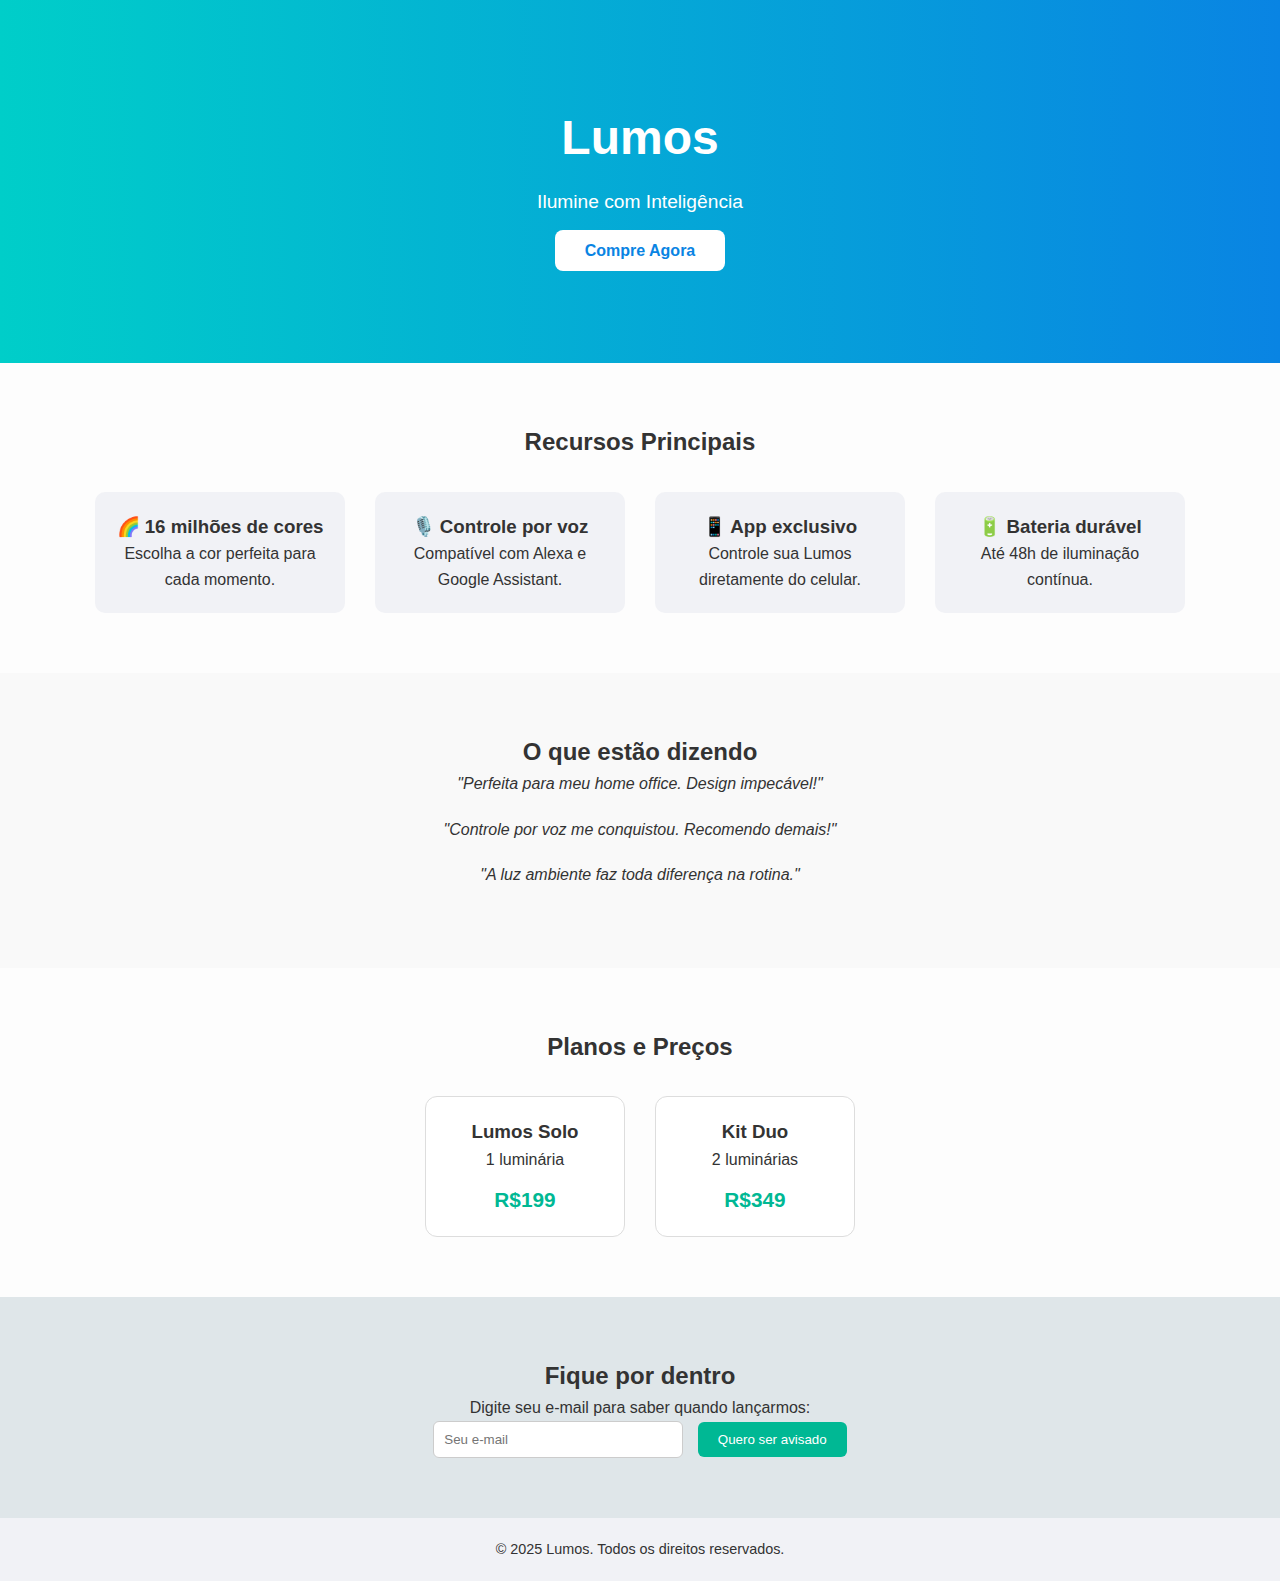
<file: index.html>
<!DOCTYPE html>
<html lang="pt-br">
<head>
    <meta charset="UTF-8">
    <meta name="viewport" content="width=device-width, initial-scale=1.0">
    <title>Lumos - Luminária Inteligente</title>
    <link rel="stylesheet" href="Lumos.css">
</head>
<body>
    <header class="hero">
        <div class="hero-content">
            <h1>Lumos</h1>
            <p>Ilumine com Inteligência</p>
            <a href="#precos" class="btn">Compre Agora</a>
        </div>
    </header>
    <section class="features">
        <h2>Recursos Principais</h2>
        <div class="feature-list">
            <div class="feature">
                <h3>🌈 16 milhões de cores</h3>
                <p>Escolha a cor perfeita para cada momento.</p>
            </div>
            <div class="feature">
                <h3>🎙️ Controle por voz</h3>
                <p>Compatível com Alexa e Google Assistant.</p>
            </div>
            <div class="feature">
                <h3>📱 App exclusivo</h3>
                <p>Controle sua Lumos diretamente do celular.</p>
            </div>
            <div class="feature">
                <h3>🔋 Bateria durável</h3>
                <p>Até 48h de iluminação contínua.</p>
            </div>
        </div>
    </section>
    <section class="depoimentos">
        <h2>O que estão dizendo</h2>
        <blockquote>"Perfeita para meu home office. Design impecável!"</blockquote>
        <blockquote>"Controle por voz me conquistou. Recomendo demais!"</blockquote>
        <blockquote>"A luz ambiente faz toda diferença na rotina."</blockquote>
    </section>
    <section id="precos" class="precos">
        <h2>Planos e Preços</h2>
        <div class="cards">
          <div class="card">
            <h3>Lumos Solo</h3>
            <p>1 luminária</p>
            <strong>R$199</strong>
          </div>
          <div class="card">
            <h3>Kit Duo</h3>
            <p>2 luminárias</p>
            <strong>R$349</strong>
          </div>
        </div>
      </section>
      <section class="cadastro">
        <h2>Fique por dentro</h2>
        <p>Digite seu e-mail para saber quando lançarmos:</p>
        <form>
          <input type="email" placeholder="Seu e-mail" required />
          <button type="submit">Quero ser avisado</button>
        </form>
      </section>
      <footer>
        <p>&copy; 2025 Lumos. Todos os direitos reservados.</p>
      </footer>
</body>
</html>
</file>
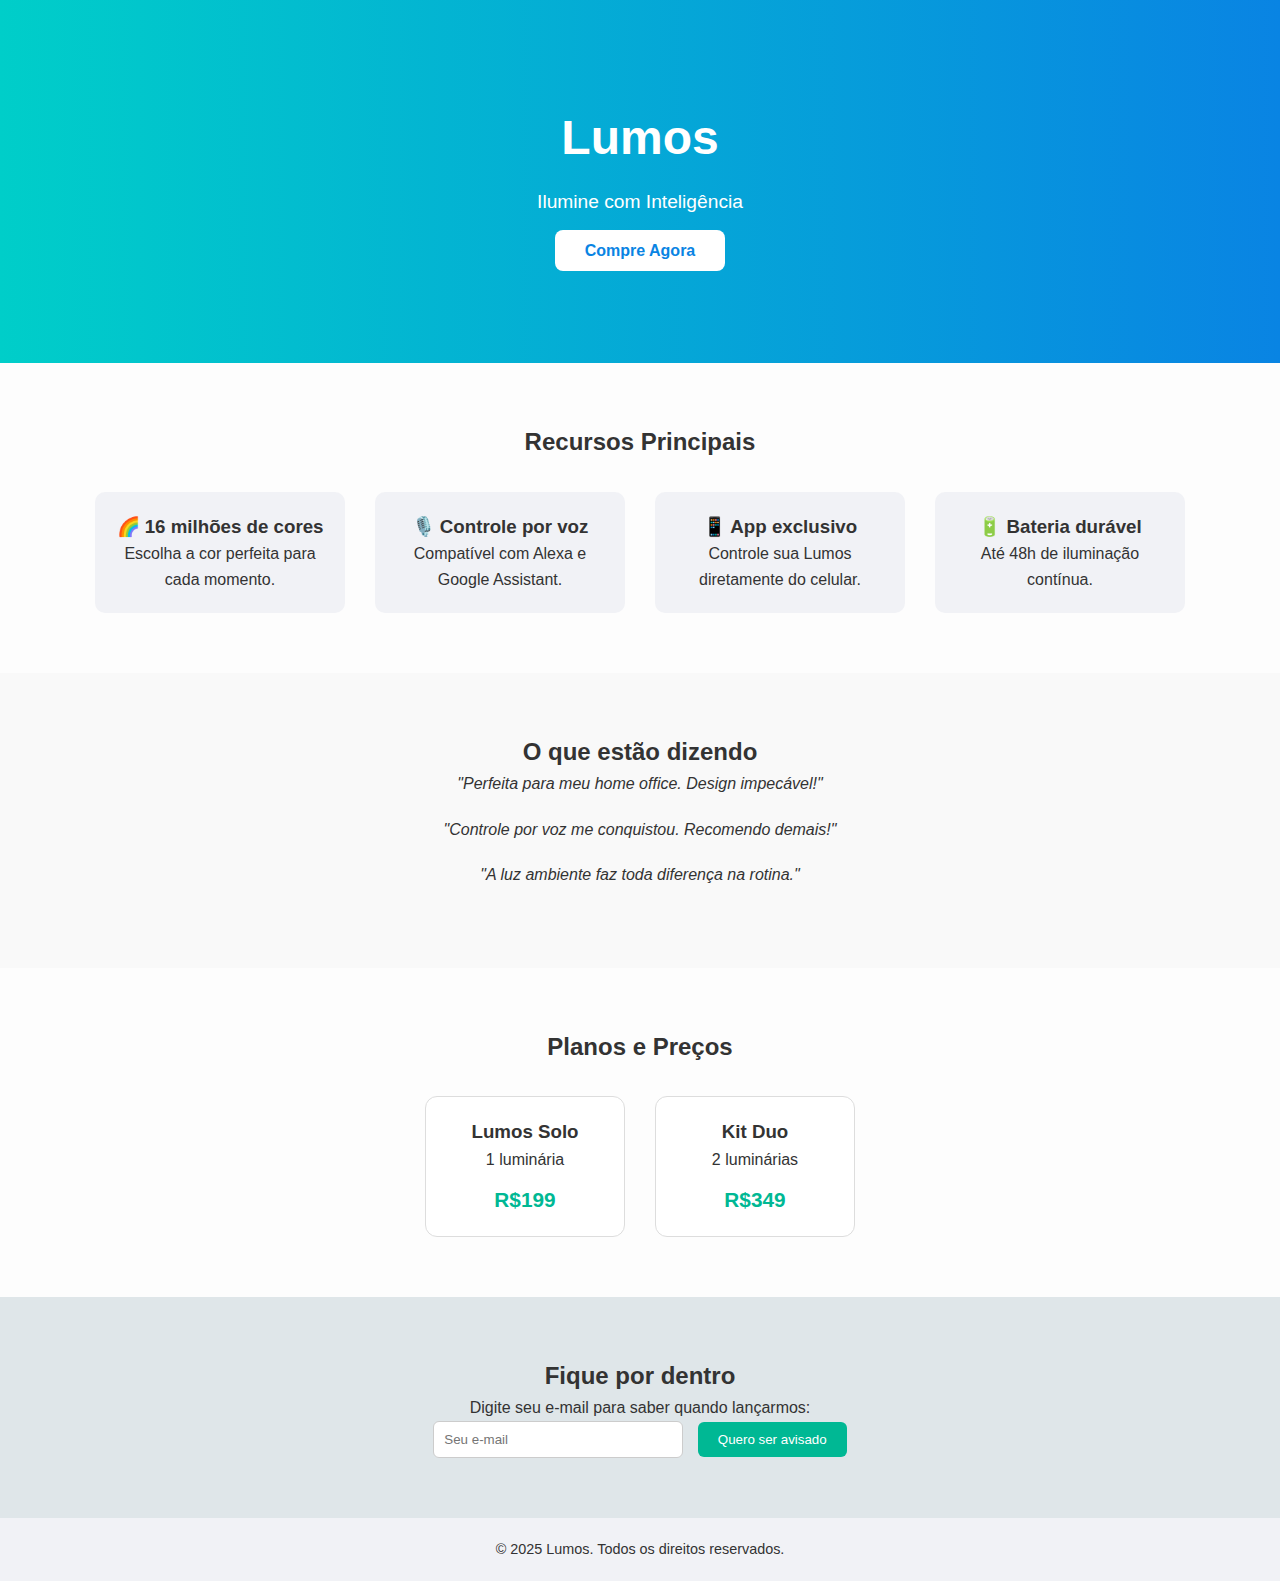
<file: Landingpage.html>
<!DOCTYPE html>
<html lang="pt-br">
<head>
    <meta charset="UTF-8">
    <meta name="viewport" content="width=device-width, initial-scale=1.0">
    <title>Lumos - Luminária Inteligente</title>
    <link rel="stylesheet" href="Lumos.css">
</head>
<body>
    <header class="hero">
        <div class="hero-content">
            <h1>Lumos</h1>
            <p>Ilumine com Inteligência</p>
            <a href="#precos" class="btn">Compre Agora</a>
        </div>
    </header>
    <section class="features">
        <h2>Recursos Principais</h2>
        <div class="feature-list">
            <div class="feature">
                <h3>🌈 16 milhões de cores</h3>
                <p>Escolha a cor perfeita para cada momento.</p>
            </div>
            <div class="feature">
                <h3>🎙️ Controle por voz</h3>
                <p>Compatível com Alexa e Google Assistant.</p>
            </div>
            <div class="feature">
                <h3>📱 App exclusivo</h3>
                <p>Controle sua Lumos diretamente do celular.</p>
            </div>
            <div class="feature">
                <h3>🔋 Bateria durável</h3>
                <p>Até 48h de iluminação contínua.</p>
            </div>
        </div>
    </section>
    <section class="depoimentos">
        <h2>O que estão dizendo</h2>
        <blockquote>"Perfeita para meu home office. Design impecável!"</blockquote>
        <blockquote>"Controle por voz me conquistou. Recomendo demais!"</blockquote>
        <blockquote>"A luz ambiente faz toda diferença na rotina."</blockquote>
    </section>
    <section id="precos" class="precos">
        <h2>Planos e Preços</h2>
        <div class="cards">
          <div class="card">
            <h3>Lumos Solo</h3>
            <p>1 luminária</p>
            <strong>R$199</strong>
          </div>
          <div class="card">
            <h3>Kit Duo</h3>
            <p>2 luminárias</p>
            <strong>R$349</strong>
          </div>
        </div>
      </section>
      <section class="cadastro">
        <h2>Fique por dentro</h2>
        <p>Digite seu e-mail para saber quando lançarmos:</p>
        <form>
          <input type="email" placeholder="Seu e-mail" required />
          <button type="submit">Quero ser avisado</button>
        </form>
      </section>
      <footer>
        <p>&copy; 2025 Lumos. Todos os direitos reservados.</p>
      </footer>
</body>
</html>
</file>
<file: Lumos.css>
* {
    margin: 0;
    padding: 0;
    box-sizing: border-box;
  }
  
  body {
    font-family: 'Segoe UI', sans-serif;
    line-height: 1.6;
    background-color: #fdfdfd;
    color: #333;
  }
  
  .hero {
    background: linear-gradient(to right, #00cec9, #0984e3);
    color: white;
    text-align: center;
    padding: 100px 20px;
  }
  
  .hero h1 {
    font-size: 3rem;
    margin-bottom: 10px;
  }
  
  .hero p {
    font-size: 1.2rem;
    margin-bottom: 20px;
  }
  
  .btn {
    padding: 12px 30px;
    background-color: white;
    color: #0984e3;
    font-weight: bold;
    text-decoration: none;
    border-radius: 8px;
    transition: background 0.3s;
  }
  
  .btn:hover {
    background-color: #dfe6e9;
  }
  
  .features {
    padding: 60px 20px;
    text-align: center;
  }
  
  .feature-list {
    display: flex;
    flex-wrap: wrap;
    justify-content: center;
    gap: 30px;
    margin-top: 30px;
  }
  
  .feature {
    max-width: 250px;
    padding: 20px;
    background-color: #f1f2f6;
    border-radius: 10px;
  }
  
  .depoimentos {
    background-color: #f9f9f9;
    padding: 60px 20px;
    text-align: center;
  }
  
  .depoimentos blockquote {
    font-style: italic;
    margin-bottom: 20px;
  }
  
  .precos {
    padding: 60px 20px;
    text-align: center;
  }
  
  .cards {
    display: flex;
    justify-content: center;
    gap: 30px;
    margin-top: 30px;
    flex-wrap: wrap;
  }
  
  .card {
    background: #fff;
    border: 1px solid #ddd;
    padding: 20px 30px;
    border-radius: 12px;
    width: 200px;
  }
  
  .card strong {
    display: block;
    margin-top: 10px;
    font-size: 1.3rem;
    color: #00b894;
  }
  
  .cadastro {
    background-color: #dfe6e9;
    padding: 60px 20px;
    text-align: center;
  }
  
  .cadastro input[type="email"] {
    padding: 10px;
    width: 250px;
    border-radius: 6px;
    border: 1px solid #ccc;
    margin-right: 10px;
  }
  
  .cadastro button {
    padding: 10px 20px;
    background-color: #00b894;
    color: white;
    border: none;
    border-radius: 6px;
    cursor: pointer;
  }
  
  .cadastro button:hover {
    background-color: #019875;
  }
  
  footer {
    text-align: center;
    padding: 20px;
    background-color: #f1f2f6;
    font-size: 0.9rem;
  }
</file>
